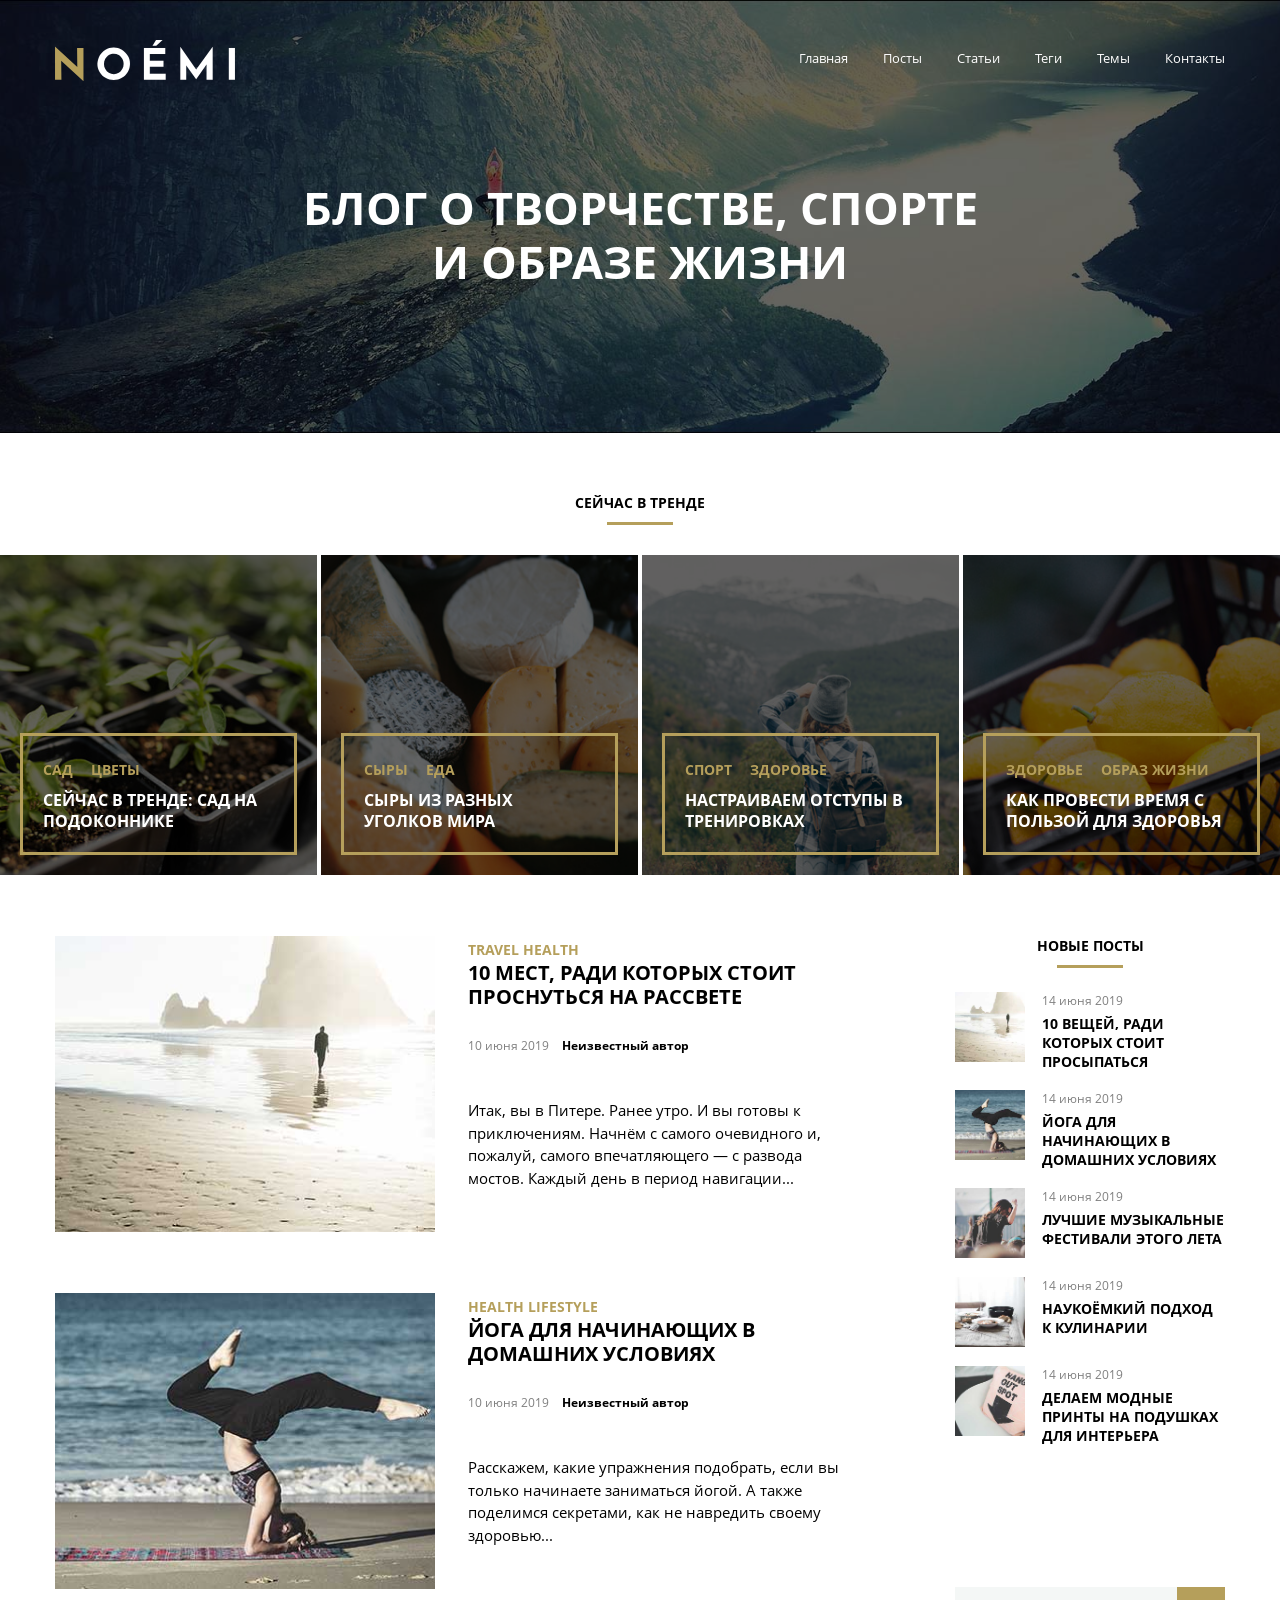
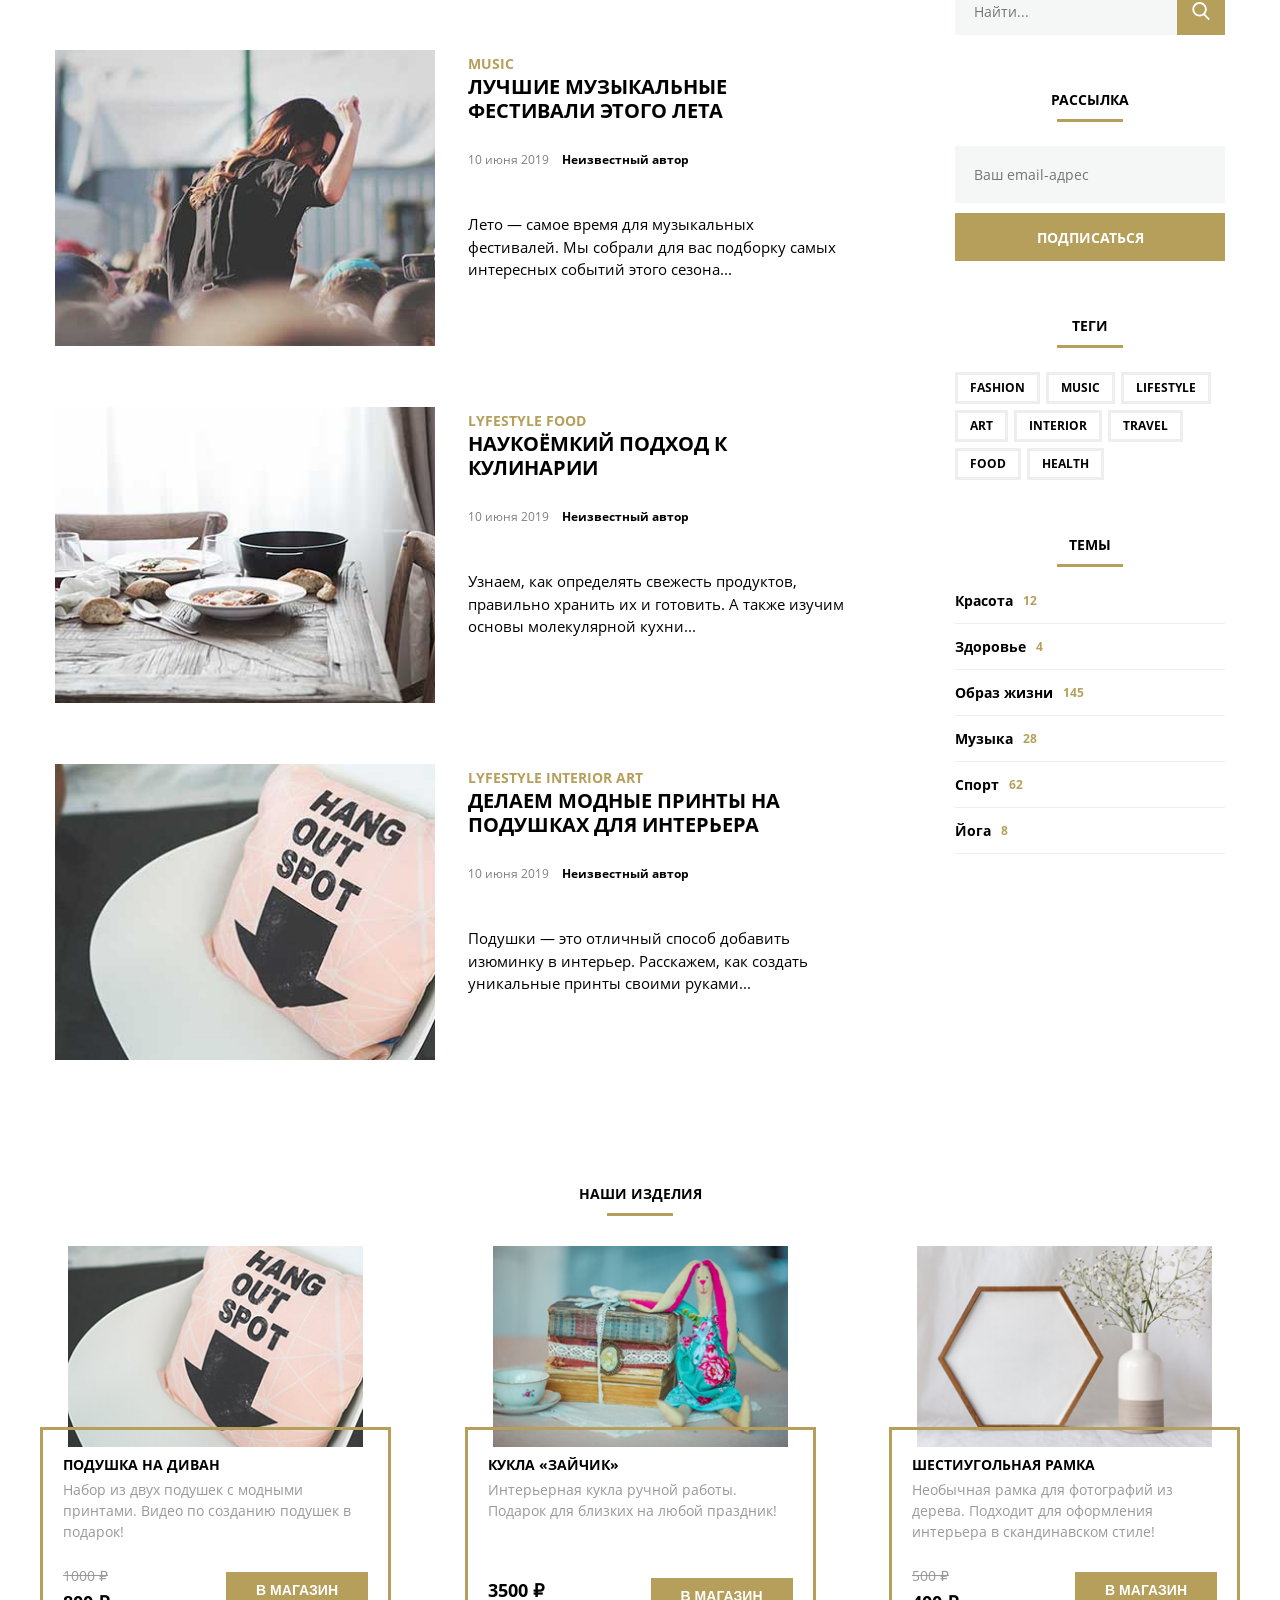
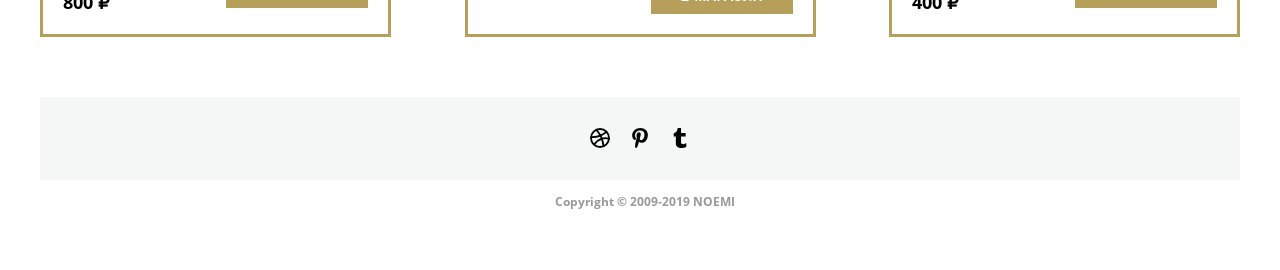
<file: index.html>
<!DOCTYPE html>
<html lang="en">
<head>
  <meta charset="UTF-8">
  <meta name="viewport" content="width=device-width, initial-scale=1.0">
  <title>NOEMI</title>
  <link rel="stylesheet" href="index.css">
</head>
<body>
  <div class="page-wrapper">

    <!-- ===== HEADER ===== -->
    <header class="site-header">
      <div class="container">
        <div class="header-top">
          <a href="#" class="logo">
            <img class="logo-img" src="noemi-logo.svg" alt="NOEMI logo">
          </a>
          <button class="burger-button">
            <span class="visually-hidden">Открыть меню</span>
            <span class="burger-line"></span>
            <span class="burger-line"></span>
            <span class="burger-line"></span>
          </button>
          <nav class="nav">
            <ul class="nav-list">
              <li><a class="nav-link" href="#">Главная</a></li>
              <li><a class="nav-link" href="#">Посты</a></li>
              <li><a class="nav-link" href="#">Статьи</a></li>
              <li><a class="nav-link" href="#">Теги</a></li>
              <li><a class="nav-link" href="#">Темы</a></li>
              <li><a class="nav-link" href="#">Контакты</a></li>
            </ul>
          </nav>
        </div>
        <h1 class="header-title">Блог о творчестве, спорте и образе жизни</h1>
      </div>
    </header>

    <!-- ===== TRENDS ===== -->
    <section class="trends">
      <h2 class="section-title">Сейчас в тренде</h2>
      <div class="trends-grid">

        <article class="trend-card">
          <img class="trend-image" src="trend1.jpg" alt="Сейчас в тренде: сад">
          <div class="trend-overlay">
            <ul class="post-tags">
              <li><a class="post-tag" href="#">сад</a></li>
              <li><a class="post-tag" href="#">цветы</a></li>
            </ul>
            <h3 class="trend-title">
              <a class="trend-link" href="#">Сейчас в тренде: сад на подоконнике</a>
            </h3>
          </div>
        </article>

        <article class="trend-card">
          <img class="trend-image" src="trend2.jpg" alt="Сейчас в тренде: сыры">
          <div class="trend-overlay">
            <ul class="post-tags">
              <li><a class="post-tag" href="#">сыры</a></li>
              <li><a class="post-tag" href="#">еда</a></li>
            </ul>
            <h3 class="trend-title">
              <a class="trend-link" href="#">Сыры из разных уголков мира</a>
            </h3>
          </div>
        </article>

        <article class="trend-card">
          <img class="trend-image" src="trend3.jpg" alt="Сейчас в тренде: спорт">
          <div class="trend-overlay">
            <ul class="post-tags">
              <li><a class="post-tag" href="#">спорт</a></li>
              <li><a class="post-tag" href="#">здоровье</a></li>
            </ul>
            <h3 class="trend-title">
              <a class="trend-link" href="#">Настраиваем отступы в тренировках</a>
            </h3>
          </div>
        </article>

        <article class="trend-card">
          <img class="trend-image" src="trend4.jpg" alt="Сейчас в тренде: здоровье">
          <div class="trend-overlay">
            <ul class="post-tags">
              <li><a class="post-tag" href="#">здоровье</a></li>
              <li><a class="post-tag" href="#">образ жизни</a></li>
            </ul>
            <h3 class="trend-title">
              <a class="trend-link" href="#">Как провести время с пользой для здоровья</a>
            </h3>
          </div>
        </article>

      </div>
    </section>

    <!-- ===== MAIN: POSTS + ASIDE ===== -->
    <div class="main">

      <div class="posts">

        <article class="post-card">
          <img class="post-image" src="last-post1.jpg" alt="10 мест, ради которых стоит проснуться">
          <div class="post-content">
            <ul class="post-tags">
              <li><a class="post-tag" href="#">Travel Health</a></li>
            </ul>
            <h2 class="post-title">
              <a class="post-link" href="#">10 мест, ради которых стоит проснуться на рассвете</a>
            </h2>
            <div class="post-meta">
              <time class="post-date" datetime="2019-06-10">10 июня 2019</time>
              <span class="post-author">Неизвестный автор</span>
            </div>
            <p class="post-text">Итак, вы в Питере. Ранее утро. И вы готовы к приключениям. Начнём с самого очевидного и, пожалуй, самого впечатляющего — с развода мостов. Каждый день в период навигации...</p>
          </div>
        </article>

        <article class="post-card">
          <img class="post-image" src="last-post2.jpg" alt="Йога для начинающих">
          <div class="post-content">
            <ul class="post-tags">
              <li><a class="post-tag" href="#">Health Lifestyle</a></li>
            </ul>
            <h2 class="post-title">
              <a class="post-link" href="#">Йога для начинающих в домашних условиях</a>
            </h2>
            <div class="post-meta">
              <time class="post-date" datetime="2019-06-10">10 июня 2019</time>
              <span class="post-author">Неизвестный автор</span>
            </div>
            <p class="post-text">Расскажем, какие упражнения подобрать, если вы только начинаете заниматься йогой. А также поделимся секретами, как не навредить своему здоровью...</p>
          </div>
        </article>

        <article class="post-card">
          <img class="post-image" src="last-post3.jpg" alt="Лучшие музыкальные фестивали лета">
          <div class="post-content">
            <ul class="post-tags">
              <li><a class="post-tag" href="#">Music</a></li>
            </ul>
            <h2 class="post-title">
              <a class="post-link" href="#">Лучшие музыкальные фестивали этого лета</a>
            </h2>
            <div class="post-meta">
              <time class="post-date" datetime="2019-06-10">10 июня 2019</time>
              <span class="post-author">Неизвестный автор</span>
            </div>
            <p class="post-text">Лето — самое время для музыкальных фестивалей. Мы собрали для вас подборку самых интересных событий этого сезона...</p>
          </div>
        </article>

        <article class="post-card">
          <img class="post-image" src="last-post4.jpg" alt="Наукоёмкий подход к кулинарии">
          <div class="post-content">
            <ul class="post-tags">
              <li><a class="post-tag" href="#">Lyfestyle Food</a></li>
            </ul>
            <h2 class="post-title">
              <a class="post-link" href="#">Наукоёмкий подход к кулинарии</a>
            </h2>
            <div class="post-meta">
              <time class="post-date" datetime="2019-06-10">10 июня 2019</time>
              <span class="post-author">Неизвестный автор</span>
            </div>
            <p class="post-text">Узнаем, как определять свежесть продуктов, правильно хранить их и готовить. А также изучим основы молекулярной кухни...</p>
          </div>
        </article>

        <article class="post-card">
          <img class="post-image" src="last-post5.jpg" alt="Делаем модные принты на подушках">
          <div class="post-content">
            <ul class="post-tags">
              <li><a class="post-tag" href="#">Lyfestyle Interior Art</a></li>
            </ul>
            <h2 class="post-title">
              <a class="post-link" href="#">Делаем модные принты на подушках для интерьера</a>
            </h2>
            <div class="post-meta">
              <time class="post-date" datetime="2019-06-10">10 июня 2019</time>
              <span class="post-author">Неизвестный автор</span>
            </div>
            <p class="post-text">Подушки — это отличный способ добавить изюминку в интерьер. Расскажем, как создать уникальные принты своими руками...</p>
          </div>
        </article>

      </div>

      <!-- ===== ASIDE ===== -->
      <aside class="aside">

        <!-- Новые посты -->
        <div class="aside-widget">
          <h3 class="widget-title">Новые посты</h3>
          <article class="new-post">
            <img class="new-post-image" src="last-post1.jpg" alt="Новый пост">
            <div class="new-post-content">
              <time class="new-post-date" datetime="2019-06-14">14 июня 2019</time>
              <h4 class="new-post-title">
                <a class="new-post-link" href="#">10 вещей, ради которых стоит просыпаться</a>
              </h4>
            </div>
          </article>
          <article class="new-post">
            <img class="new-post-image" src="last-post2.jpg" alt="Новый пост">
            <div class="new-post-content">
              <time class="new-post-date" datetime="2019-06-14">14 июня 2019</time>
              <h4 class="new-post-title">
                <a class="new-post-link" href="#">Йога для начинающих в домашних условиях</a>
              </h4>
            </div>
          </article>
          <article class="new-post">
            <img class="new-post-image" src="last-post3.jpg" alt="Новый пост">
            <div class="new-post-content">
              <time class="new-post-date" datetime="2019-06-14">14 июня 2019</time>
              <h4 class="new-post-title">
                <a class="new-post-link" href="#">Лучшие музыкальные фестивали этого лета</a>
              </h4>
            </div>
          </article>
          <article class="new-post">
            <img class="new-post-image" src="last-post4.jpg" alt="Новый пост">
            <div class="new-post-content">
              <time class="new-post-date" datetime="2019-06-14">14 июня 2019</time>
              <h4 class="new-post-title">
                <a class="new-post-link" href="#">Наукоёмкий подход к кулинарии</a>
              </h4>
            </div>
          </article>
          <article class="new-post">
            <img class="new-post-image" src="last-post5.jpg" alt="Новый пост">
            <div class="new-post-content">
              <time class="new-post-date" datetime="2019-06-14">14 июня 2019</time>
              <h4 class="new-post-title">
                <a class="new-post-link" href="#">Делаем модные принты на подушках для интерьера</a>
              </h4>
            </div>
          </article>
        </div>

        <!-- Поиск -->
        <div class="aside-widget">
          <h3 class="visually-hidden">Поиск</h3>
          <form class="search-form">
            <input class="input-field" name="query" placeholder="Найти..." autocomplete="off" required>
            <button class="search-button" type="submit">
              <span class="visually-hidden">Поиск</span>
            </button>
          </form>
        </div>

        <!-- Рассылка -->
        <div class="aside-widget">
          <h3 class="widget-title">Рассылка</h3>
          <form class="subscribe-form">
            <input class="input-field" type="email" name="email" placeholder="Ваш email-адрес" autocomplete="email" required>
            <button class="subscribe-button" type="submit">Подписаться</button>
          </form>
        </div>

        <!-- Теги -->
        <div class="aside-widget">
          <h3 class="widget-title">Теги</h3>
          <ul class="tag-list">
            <li><a class="tag-link" href="#">Fashion</a></li>
            <li><a class="tag-link" href="#">Music</a></li>
            <li><a class="tag-link" href="#">Lifestyle</a></li>
            <li><a class="tag-link" href="#">Art</a></li>
            <li><a class="tag-link" href="#">Interior</a></li>
            <li><a class="tag-link" href="#">Travel</a></li>
            <li><a class="tag-link" href="#">Food</a></li>
            <li><a class="tag-link" href="#">Health</a></li>
          </ul>
        </div>

        <!-- Темы -->
        <div class="aside-widget">
          <h3 class="widget-title">Темы</h3>
          <ul class="themes-list">
            <li>
              <a class="theme-link" href="#">Красота <span class="theme-count">12</span></a>
            </li>
            <li>
              <a class="theme-link" href="#">Здоровье <span class="theme-count">4</span></a>
            </li>
            <li>
              <a class="theme-link" href="#">Образ жизни <span class="theme-count">145</span></a>
            </li>
            <li>
              <a class="theme-link" href="#">Музыка <span class="theme-count">28</span></a>
            </li>
            <li>
              <a class="theme-link" href="#">Спорт <span class="theme-count">62</span></a>
            </li>
            <li>
              <a class="theme-link" href="#">Йога <span class="theme-count">8</span></a>
            </li>
          </ul>
        </div>

      </aside>
    </div>

    <!-- ===== SHOP ===== -->
    <section class="shop">
      <h2 class="section-title">Наши изделия</h2>
      <div class="shop-grid">

        <!-- Карточка товара 1 -->
        <article class="shop-card">
          <picture>
            <source media="(max-width: 640px)" srcset="shop-item-mobile1.jpg">
            <source media="(max-width: 1200px)" srcset="shop-item-tablet1.jpg">
            <img class="shop-card-image" src="shop-item-desk1.jpg" alt="Подушка на диван">
          </picture>
          <div class="shop-card-content">
            <h3 class="shop-card-title">
              <a class="shop-card-link" href="#">Подушка на диван</a>
            </h3>
            <p class="shop-card-desc">Набор из двух подушек с модными принтами. Видео по созданию подушек в подарок!</p>
            <div class="shop-card-prices">
              <span class="price-old">1000 &#8381;</span>
              <span class="price-current">800 &#8381;</span>
            </div>
            <button class="shop-card-button" type="button">В магазин</button>
          </div>
        </article>

        <!-- Карточка товара 2 -->
        <article class="shop-card">
          <picture>
            <source media="(max-width: 640px)" srcset="shop-item-mobile2.jpg">
            <source media="(max-width: 1200px)" srcset="shop-item-tablet2.jpg">
            <img class="shop-card-image" src="shop-item-desk2.jpg" alt="Кукла Зайчик">
          </picture>
          <div class="shop-card-content">
            <h3 class="shop-card-title">
              <a class="shop-card-link" href="#">Кукла «Зайчик»</a>
            </h3>
            <p class="shop-card-desc">Интерьерная кукла ручной работы. Подарок для близких на любой праздник!</p>
            <div class="shop-card-prices">
              <span class="price-current">3500 &#8381;</span>
            </div>
            <button class="shop-card-button" type="button">В магазин</button>
          </div>
        </article>

        <!-- Карточка товара 3 -->
        <article class="shop-card">
          <picture>
            <source media="(max-width: 640px)" srcset="shop-item-mobile3.jpg">
            <source media="(max-width: 1200px)" srcset="shop-item-tablet3.jpg">
            <img class="shop-card-image" src="shop-item-desk3.jpg" alt="Шестиугольная рамка">
          </picture>
          <div class="shop-card-content">
            <h3 class="shop-card-title">
              <a class="shop-card-link" href="#">Шестиугольная рамка</a>
            </h3>
            <p class="shop-card-desc">Необычная рамка для фотографий из дерева. Подходит для оформления интерьера в скандинавском стиле!</p>
            <div class="shop-card-prices">
              <span class="price-old">500 &#8381;</span>
              <span class="price-current">400 &#8381;</span>
            </div>
            <button class="shop-card-button" type="button">В магазин</button>
          </div>
        </article>

      </div>
    </section>

    <!-- ===== FEEDBACK POPUP ===== -->
    <div class="feedback-overlay _hidden">
      <div class="feedback-modal">
        <button class="feedback-close" type="button">
          <span class="visually-hidden">Закрыть</span> ✕
        </button>
        <h3 class="feedback-title">Ваш фидбек</h3>
        <form class="feedback-form">
          <label for="feedback-select">Как часто вы заходите на сайт?</label>
          <select class="feedback-select" id="feedback-select" name="frequency" autocomplete="off" required>
            <option value="" selected hidden>Выберите вариант</option>
            <option value="daily">Почти каждый день</option>
          </select>

          <label>Вы подписаны на рассылку?</label>
          <div class="feedback-radios">
            <label class="feedback-radio-label">
              <input type="radio" name="subscribe" value="yes"> Да
            </label>
            <label class="feedback-radio-label">
              <input type="radio" name="subscribe" value="no"> Нет
            </label>
          </div>

          <label for="feedback-text">Расскажите, какой контент вы хотели бы видеть на нашем сайте?</label>
          <textarea id="feedback-text" name="content" placeholder="Может, больше рецептов?" autocomplete="off"></textarea>

          <button class="feedback-submit" type="submit">Отправить</button>
        </form>
      </div>
    </div>

    <!-- ===== FOOTER ===== -->
    <footer class="footer">
      <div class="social-section">
        <ul class="social-list">
          <li>
            <a class="social-icon-dribbble" href="#" aria-label="Dribbble">
              <span class="visually-hidden">Dribbble</span>
            </a>
          </li>
          <li>
            <a class="social-icon-pinterest" href="#" aria-label="Pinterest">
              <span class="visually-hidden">Pinterest</span>
            </a>
          </li>
          <li>
            <a class="social-icon-tumblr" href="#" aria-label="Tumblr">
              <span class="visually-hidden">Tumblr</span>
            </a>
          </li>
        </ul>
      </div>
      <div class="copyright">
        <a href="#">Copyright &#169; 2009-2019 NOEMI</a>
      </div>
    </footer>

  </div>
</body>
</html>
</file>
<file: index.css>
@font-face {
  font-family: "OpenSans";
  src: url("OpenSans-Regular.woff") format("woff");
  font-weight: 400;
  font-style: normal;
  font-display: swap;
}

@font-face {
  font-family: "OpenSans";
  src: url("OpenSans-Bold.woff") format("woff");
  font-weight: 700;
  font-style: normal;
  font-display: swap;
}

*,
*::before,
*::after {
  box-sizing: border-box;
}

html {
  overflow-x: hidden;
}

body {
  position: relative;
  min-width: 320px;
  width: 100%;
  margin: 0;
  padding: 0;
  font-family: "OpenSans", "Arial", sans-serif;
  background-color: #ffffff;
  color: #000000;
}

ul {
  list-style: none;
  margin: 0;
  padding: 0;
}

a {
  text-decoration: none;
  color: #000000;
  transition: color 0.3s ease;
}

h1, h2, h3, h4 {
  text-transform: uppercase;
  margin: 0;
  padding: 0;
}

p {
  margin: 0;
  padding: 0;
}

img {
  display: block;
  max-width: 100%;
  height: auto;
}

button {
  margin: 0;
  background-color: #b59f5b;
  cursor: pointer;
  border: none;
  transition: background-color 0.3s ease;
}

button:hover {
  background-color: #323232;
}

.visually-hidden {
  position: absolute;
  width: 1px;
  height: 1px;
  margin: -1px;
  padding: 0;
  overflow: hidden;
  white-space: nowrap;
  border: 0;
  clip: rect(0, 0, 0, 0);
  clip-path: inset(50%);
}

.page-wrapper {
  width: 100%;
  margin: 0 auto;
  position: relative;
  overflow: hidden;
}

.container {
  position: relative;
  z-index: 2;
  max-width: 1200px;
  width: 100%;
  margin: 0 auto;
  padding: 0 15px;
  display: flex;
  flex-direction: column;
  align-items: center;
}

.section-title {
  margin-bottom: 30px;
  font-size: 14px;
  text-align: center;
  color: #000000;
}

.section-title::after {
  content: "";
  display: block;
  width: 66px;
  height: 3px;
  margin: 10px auto 0;
  background-color: #b59f5b;
}

/* ========== HEADER ========== */

.site-header {
  position: relative;
  width: 100%;
  margin-bottom: 40px;
  padding-bottom: 14px;
  min-height: 433px;
  background-image: url("banner-bg.jpg");
  background-size: cover;
  background-position: center;
  background-repeat: no-repeat;
  background-color: #eeeeee;
  color: #ffffff;
}

.site-header::before {
  content: "";
  position: absolute;
  inset: 0;
  z-index: 1;
  background: rgba(0, 0, 0, 0.6);
}

.header-top {
  position: relative;
  display: flex;
  justify-content: space-between;
  align-items: center;
  width: 100%;
  padding: 40px 0;
}

.logo-img {
  width: 180px;
  margin: 0;
  display: block;
}

.burger-button {
  display: none;
  flex-direction: column;
  justify-content: space-between;
  width: 30px;
  height: 20px;
  padding: 0;
  background-color: transparent;
  border: none;
  cursor: pointer;
}

.burger-button:hover {
  background-color: transparent;
}

.burger-line {
  display: block;
  width: 100%;
  height: 2px;
  background-color: #ffffff;
}

.nav-list {
  display: flex;
  justify-content: flex-end;
  flex-wrap: wrap;
  align-items: center;
  font-size: 13px;
}

.nav-list li {
  margin-right: 35px;
}

.nav-list li:last-child {
  margin-right: 0;
}

.nav-link {
  color: #ffffff;
  font-weight: 400;
  display: block;
  padding-bottom: 4px;
  border-bottom: 1px solid transparent;
  transition: border-color 0.3s ease;
}

.nav-list li:hover .nav-link {
  border-bottom: 1px solid #ffffff;
}

.header-title {
  position: relative;
  z-index: 2;
  max-width: 700px;
  margin: 0;
  padding: 60px 0 66px;
  text-align: center;
  font-size: 45px;
  line-height: 1.2;
}

/* ========== TRENDS ========== */

.trends {
  width: 100%;
  margin-bottom: 61px;
  padding-top: 20px;
}

.trends .section-title {
  max-width: 1200px;
  margin-left: auto;
  margin-right: auto;
  padding: 0 15px;
}

.trends-grid {
  display: flex;
  flex-direction: row;
  flex-wrap: nowrap;
  gap: 4px;
  width: 100%;
  margin: 0;
  padding: 0;
}

.trend-card {
  position: relative;
  flex: 1;
  min-width: 0;
  min-height: 320px;
  background-color: #f3f3f3;
  overflow: hidden;
  display: flex;
  align-items: flex-end;
}

.trend-card::before {
  content: "";
  position: absolute;
  inset: 0;
  z-index: 1;
  background: rgba(0, 0, 0, 0.6);
}

.trend-image {
  display: block;
  width: 100%;
  height: 100%;
  object-fit: cover;
  position: absolute;
  top: 0;
  left: 0;
}

.trend-overlay {
  position: relative;
  z-index: 2;
  width: calc(100% - 40px);
  margin: 20px;
  padding: 20px;
  border: 3px solid #b59f5b;
  display: flex;
  flex-direction: column;
  justify-content: center;
  align-items: flex-start;
}

.trend-overlay .post-tags {
  margin-bottom: 10px;
}

.trend-overlay .post-tag {
  color: #b59f5b;
  font-size: 14px;
  font-weight: 700;
  text-transform: uppercase;
}

.trend-overlay .post-tag:hover {
  color: #ffffff;
}

.trend-title {
  font-size: 16px;
  line-height: 1.3;
  margin: 0;
  overflow-wrap: break-word;
}

.trend-link {
  color: #ffffff;
  font-weight: 700;
  display: block;
}

.trend-link:hover {
  color: #b59f5b;
}

/* ========== MAIN ========== */

.main {
  position: relative;
  display: flex;
  width: 100%;
  max-width: 1200px;
  margin: 0 auto 63px;
  padding: 0 15px;
  gap: 110px;
  justify-content: center;
}

.posts {
  display: flex;
  flex-direction: column;
  width: 790px;
  flex-shrink: 0;
}

.post-card {
  display: flex;
  gap: 33px;
  margin-bottom: 61px;
}

.post-image {
  width: 380px;
  height: 296px;
  object-fit: cover;
  background-color: #f3f3f3;
  flex-shrink: 0;
}

.post-content {
  display: flex;
  flex-direction: column;
  min-width: 0;
}

.post-tags {
  display: flex;
  flex-wrap: wrap;
  gap: 18px;
  margin-bottom: 1px;
  padding-top: 2px;
}

.post-tag {
  color: #b59f5b;
  font-size: 14px;
  font-weight: 700;
  text-transform: uppercase;
  border-bottom: 1px solid transparent;
  transition: border-color 0.3s ease;
}

.post-tag:hover {
  border-bottom: 1px solid #b59f5b;
}

.post-title {
  margin: 0 0 28px 0;
  font-size: 20px;
  line-height: 1.2;
  overflow-wrap: break-word;
}

.post-link {
  color: #000000;
  font-weight: 700;
}

.post-link:hover {
  color: #b59f5b;
}

.post-meta {
  display: flex;
  align-items: center;
  gap: 13px;
  margin: 0 0 45px 0;
}

.post-date {
  color: rgba(0, 0, 0, 0.5);
  font-size: 12px;
  font-weight: 500;
}

.post-author {
  font-size: 12px;
  font-weight: 700;
}

.post-text {
  font-size: 15px;
  line-height: 1.5;
  color: #000000;
}

/* ========== ASIDE ========== */

.aside {
  display: flex;
  flex-direction: column;
  width: 270px;
  flex-shrink: 0;
}

.aside-widget {
  margin-bottom: 55px;
}

.widget-title {
  margin-bottom: 24px;
  font-size: 14px;
  text-align: center;
}

.widget-title::after {
  content: "";
  display: block;
  width: 66px;
  height: 3px;
  margin: 10px auto 0;
  background-color: #b59f5b;
}

.new-post {
  display: flex;
  margin-bottom: 19px;
}

.new-post-image {
  width: 70px;
  height: 70px;
  margin-right: 17px;
  flex-shrink: 0;
  object-fit: cover;
}

.new-post-content {
  display: flex;
  flex-direction: column;
  min-width: 0;
}

.new-post-date {
  margin-bottom: 5px;
  color: rgba(0, 0, 0, 0.5);
  font-size: 12px;
}

.new-post-title {
  font-size: 14px;
  text-align: left;
  overflow-wrap: break-word;
}

.new-post-link {
  color: #000000;
  font-weight: 700;
}

.new-post-link:hover {
  color: #b59f5b;
}

.search-form {
  display: flex;
  margin-top: 68px;
}

.input-field {
  flex: 1;
  height: 48px;
  margin: 0;
  padding: 19px;
  color: #888888;
  font-family: inherit;
  font-size: 14px;
  background-color: #f4f7f6;
  border: none;
  outline: none;
  transition: outline 0.3s ease;
}

.input-field:focus {
  outline: 1px solid #b59f5b;
}

.search-button {
  width: 48px;
  height: 48px;
  background-color: #b59f5b;
  background-image: url("search.svg");
  background-size: 18px 18px;
  background-position: center;
  background-repeat: no-repeat;
  border: none;
  cursor: pointer;
  flex-shrink: 0;
}

.subscribe-form {
  display: flex;
  flex-direction: column;
  gap: 10px;
}

.subscribe-button {
  width: 100%;
  height: 48px;
  display: flex;
  align-items: center;
  justify-content: center;
  color: #ffffff;
  text-align: center;
  text-transform: uppercase;
  font-family: "OpenSans", "Arial", sans-serif;
  font-size: 14px;
  font-weight: 700;
  border: none;
  cursor: pointer;
}

.tag-list {
  display: flex;
  flex-wrap: wrap;
  gap: 6px;
}

.tag-link {
  display: inline-flex;
  justify-content: center;
  padding: 4px 12px 5px;
  color: #000000;
  text-align: center;
  text-transform: uppercase;
  font-family: "OpenSans", "Arial", sans-serif;
  font-size: 12px;
  font-weight: 700;
  border: 3px solid #eeeeee;
  transition: all 0.3s ease;
}

.tag-link:hover {
  border: 3px solid #b59f5b;
  color: #b59f5b;
}

.themes-list li {
  margin-top: 13px;
  border-bottom: 1px solid #eeeeee;
}

.theme-link {
  display: flex;
  justify-content: flex-start;
  align-items: center;
  padding-bottom: 13px;
  color: #000000;
  font-size: 14px;
  font-weight: 700;
}

.theme-link:hover {
  color: #b59f5b;
}

.theme-count {
  color: #b59f5b;
  font-size: smaller;
  vertical-align: top;
  margin-left: 10px;
}

/* SHOP */

.shop {
  width: 100%;
  max-width: 1200px;
  margin: 0 auto 60px;
  padding: 0 28px;
  overflow: visible;
}

.shop-grid {
  align-items: stretch;
  display: flex;
  flex-direction: row;
  flex-wrap: nowrap;
  gap: 0;
  width: 100%;
  justify-content: space-between;
}

.shop-card {
  position: relative;
  width: 295px;
  min-width: 0;
  display: flex;
  flex-direction: column;
}

.shop-card-image {
  display: block;
  width: 100%;
  flex-grow: 0;
  object-fit: cover;
  background-color: #f3f3f3;
  position: relative;
  margin-bottom: 25px;
}

.shop-card-content {
  position: relative;
  z-index: 2;
  flex-grow: 1;
  border: 3px solid #b59f5b;
  margin-top: -45px;
  margin-left: -28px;
  margin-right: -28px;
  padding: 25px 20px 20px;
  background-color: transparent;
  display: grid;
  grid-template-columns: minmax(0, 1fr) auto;
  grid-template-rows: auto 1fr auto;
  row-gap: 0;
  column-gap: 4px;
  min-width: 0;
  overflow: hidden;
}

.shop-card-title {
  grid-column: 1 / -1;
  margin-bottom: 5px;
  font-size: 14px;
  color: #000000;
  text-align: left;
  text-transform: uppercase;
  overflow-wrap: break-word;
  min-width: 0;
}

.shop-card-desc {
  grid-column: 1 / -1;
  font-size: 14px;
  line-height: 1.5;
  color: #999999;
  margin-bottom: 24px;
  min-width: 0;
  overflow-wrap: break-word;
}

.shop-card-link {
  color: #000000;
  font-weight: 700;
}

.shop-card-link:hover {
  color: #b59f5b;
}

.shop-card-prices {
  grid-column: 1;
  grid-row: 3;
  display: flex;
  flex-direction: column;
  align-items: flex-start;
  gap: 5px;
  margin-bottom: 0;
}

.price-old {
  font-size: 14px;
  color: #999999;
  text-decoration: line-through;
}

.price-current {
  font-size: 18px;
  font-weight: 700;
  color: #000000;
}

.shop-card-button {
  grid-column: 2;
  grid-row: 3;
  align-self: center;
  display: inline-flex;
  align-items: center;
  justify-content: center;
  padding: 10px 30px;
  font-size: 14px;
  font-weight: 700;
  text-transform: uppercase;
  color: #ffffff;
  background-color: #b59f5b;
  border: none;
  text-align: center;
  cursor: pointer;
  transition: background-color 0.3s ease;
  flex-shrink: 0;
}

.shop-card-button:hover {
  background-color: #323232;
}

/* ========== FEEDBACK MODAL ========== */

.feedback-overlay {
  position: fixed;
  top: 0;
  left: 0;
  width: 100%;
  height: 100%;
  background-color: rgba(0, 0, 0, 0.6);
  z-index: 1000;
  display: flex;
  justify-content: center;
  align-items: center;
  padding: 20px;
}

._hidden {
  display: none;
}

.feedback-modal {
  position: relative;
  background-color: #ffffff;
  padding: 30px 25px;
  max-width: 390px;
  width: 100%;
}

/* Кнопка закрытия */
.feedback-close {
  position: absolute;
  top: -30px;
  right: 0;
  background: none;
  border: none;
  font-size: 30px;
  color: #ffffff;
  cursor: pointer;
  padding: 0;
  line-height: 1;
}

.feedback-close:hover {
  color: #b59f5b;
  background: none;
}

.feedback-title {
  margin-bottom: 30px;
  font-size: 20px;
  text-align: center;
  color: #000000;
}

.feedback-title::after {
  content: "";
  display: block;
  width: 66px;
  height: 3px;
  margin: 10px auto 0;
  background-color: #b59f5b;
}

/* исправила: убран font-weight: 700, font-size 14px вместо 12px */
.feedback-form label {
  display: block;
  margin-bottom: 8px;
  font-size: 14px;
}

.feedback-form input[type="text"],
.feedback-form textarea {
  display: block;
  width: 100%;
  padding: 15px;
  margin-bottom: 25px;
  font-family: "OpenSans", "Arial", sans-serif;
  font-size: 13px;
  color: #000000;
  background-color: #f4f7f6;
  border: 1px solid #eeeeee;
  outline: none;
  box-sizing: border-box;
}

.feedback-form input[type="text"]:focus,
.feedback-form textarea:focus {
  border-color: #b59f5b;
}

.feedback-select {
  display: block;
  width: 100%;
  padding: 15px;
  margin-bottom: 25px;
  font-family: "OpenSans", "Arial", sans-serif;
  font-size: 13px;
  color: #000000;
  background-color: #f4f7f6;
  border: 1px solid #eeeeee;
  outline: none;
  box-sizing: border-box;
  -webkit-appearance: none;
  -moz-appearance: none;
  appearance: none;
  cursor: pointer;
  background-image: url("form-arrows.svg");
  background-repeat: no-repeat;
  background-position: right 15px center;
  background-size: 12px;
}

.feedback-select:focus {
  border-color: #b59f5b;
}

.feedback-form textarea {
  resize: vertical;
  min-height: 130px;
  background-color: #f4f7f6;
}

.feedback-radios {
  display: flex;
  flex-direction: row;
  gap: 30px;
  margin-bottom: 25px;
}

.feedback-radio-label {
  display: flex;
  align-items: center;
  gap: 8px;
  font-size: 14px;
  font-weight: 400;
  text-transform: none;
  cursor: pointer;
}

.feedback-radio-label input[type="radio"] {
  -webkit-appearance: none !important;
  -moz-appearance: none !important;
  appearance: none !important;
  width: 18px;
  height: 18px;
  margin: 0;
  cursor: pointer;
  outline: none;
  border: 2px solid #b59f5b;
  border-radius: 50%;
  background-color: transparent;
  position: relative;
  flex-shrink: 0;
}

.feedback-radio-label input[type="radio"]:checked {
  background-color: #ffffff;
  background-image: radial-gradient(circle, #b59f5b 5px, transparent 5.5px);
}

.feedback-submit {
  display: block;
  width: 100%;
  height: 48px;
  background-color: #b59f5b;
  color: #ffffff;
  border: none;
  font-family: "OpenSans", "Arial", sans-serif;
  font-size: 14px;
  font-weight: 700;
  text-transform: uppercase;
  cursor: pointer;
}

/* ===== FOOTER ===== */

.footer {
  display: block;
  position: relative;
  margin: 0 auto;
}

.social-section {
  box-sizing: border-box;
  background-color: #f4f7f6;
  display: flex;
  justify-content: center;
  align-items: center;
  max-width: 1200px;
  width: 100%;
  padding: 0 15px;
  height: 83px;
  margin: 0 auto;
  margin-bottom: -29px;
}

.social-list {
  display: flex;
  justify-content: center;
  align-items: center;
  gap: 20px;
}

.social-icon-dribbble,
.social-icon-pinterest,
.social-icon-tumblr {
  display: block;
  width: 20px;
  height: 20px;
  background-size: contain;
  background-repeat: no-repeat;
  background-position: center;
}

.social-icon-dribbble {
  background-image: url("001-dribbble.svg");
}

.social-icon-pinterest {
  background-image: url("001-pinterest.svg");
}

.social-icon-tumblr {
  background-image: url("003-tumblr.svg");
}

.copyright {
  margin: 0 0 60px 0;
  text-align: center;
  padding-top: 42px;
}

.copyright a {
  display: flex;
  justify-content: center;
  text-align: center;
  margin-bottom: 60px;
  margin-left: 10px;
  font-size: 12px;
  font-weight: 700;
  color: #999999;
}

.copyright a:hover {
  color: #b59f5b;
}

/* ===== ПЛАНШЕТ (max-width: 1200px) ===== */

@media (max-width: 1200px) {

  .site-header {
    background-image: url("banner-bg-tablet.jpg");
  }

  .container {
    padding: 0 35px;
  }

  .header-title {
    font-size: 35px;
    padding: 40px 0 50px;
  }

  .burger-button {
    display: flex;
  }

  .nav {
    display: none;
  }
  .trends-grid {
    flex-wrap: wrap;
  }

  .trends .section-title {
    padding: 0 35px;
  }

  .trend-card {
    width: calc(50% - 2px);
    flex: none;
    min-height: 250px;
  }

  .trend-overlay {
    margin: 25px;
    padding: 25px;
    width: calc(100% - 50px);
  }

  .post-card {
    flex-direction: column;
    gap: 20px;
  }

  .post-image {
    width: 100%;
    height: 220px;
  }

  .main {
    gap: 4%;
    padding: 0 35px;
  }

  .posts {
    width: 65%;
  }

  .aside {
    width: 31%;
  }

  .shop {
    padding: 0 35px;
  }

  .shop-grid {
    flex-wrap: wrap;
    gap: 126px;                 
  }

  .shop-card {
    flex: none;
    width: calc(50% - 63px);   
  }

  .shop-card-content {
    margin-left: -28px;         
    margin-right: -28px;        
    padding: 15px 20px;         
  }

  .social-section {
    padding: 0 35px;
  }
}

@media (min-width: 641px) and (max-width: 1200px) and (orientation: landscape) {
  .trends-grid {
    flex-wrap: nowrap;
  }

  .trend-card {
    width: auto;
    flex: 1;
    min-height: 250px;
  }
}

/* ===== МОБИЛКА (max-width: 640px) ===== */

@media (max-width: 640px) {

  .site-header {
    background-image: url("banner-mobile.jpg");
  }

  .container {
    padding: 0 15px;
  }

  .header-top {
    justify-content: center;
    padding: 240px 0 0;
    position: relative;
  }

  .burger-button {
    display: flex;
    position: absolute;
    right: 0;
    top: 25px;
  }

  .nav {
    display: none;
  }

  .header-title {
    font-size: 26px;
    padding: 40px 0 210px;
    line-height: 1.3;
  }

  .trends {
    padding-top: 7px;
  }

  .trends .section-title {
    padding: 0 15px;
    text-align: center;
  }

  .trends-grid {
    flex-direction: column;
  }

  .trend-card {
    width: 100%;
    flex: none;
    min-height: 230px;
  }

  .trend-overlay {
    padding: 15px;
    margin: 15px;
    width: calc(100% - 30px);
  }

  .trend-title {
    font-size: 14px;
  }

  .main {
    flex-direction: column;
    gap: 40px;
    padding: 0 15px;
  }

  .posts {
    width: 100%;
  }

  .post-card {
    flex-direction: column;
    gap: 15px;
    margin-bottom: 40px;
  }

  .post-image {
    width: 100%;
    min-height: 200px;
    height: auto;
  }

  .post-title {
    font-size: 16px;
    margin-bottom: 10px;
  }

  .post-meta {
    margin-bottom: 15px;
  }

  .aside {
    width: 100%;
  }

  .shop {
    padding: 0 15px;
  }

  .shop-grid {
    flex-direction: column;
    gap: 25px;
  }

  .shop-card {
    width: 100%;
    overflow: visible;
  }

  .shop-card-image {
    width: 100%;
    margin-left: 0;
  }

  .shop-card-content {
    margin-left: -15px;
    margin-right: -15px;
    margin-top: -45px;
    padding: 15px 15px;         
    background-color: transparent;
    position: relative;
    z-index: 2;
  }

  .shop-card-desc {
    margin-bottom: 14px;       
  }

  .social-section {
    padding: 0 15px;
  }

  .feedback-modal {
    padding: 24px 20px;
  }

  .feedback-radios {
    flex-direction: row;
    gap: 30px;
  }
}

@media (max-width: 640px) and (orientation: landscape) {
  .trends-grid {
    flex-direction: row;
    flex-wrap: wrap;
  }

  .trend-card {
    width: calc(50% - 2px);
    flex: none;
    min-height: 220px;
  }
}
</file>
